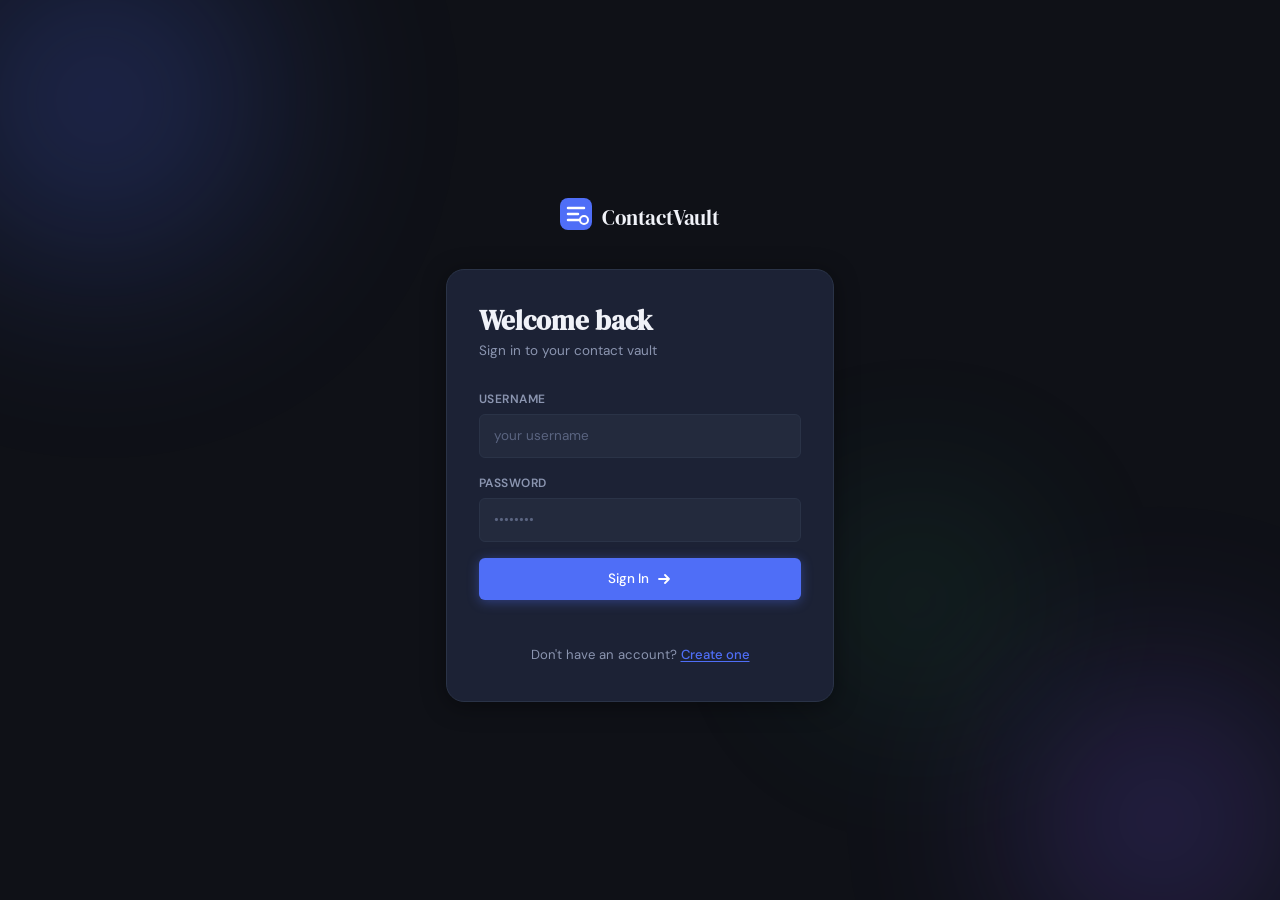
<file: html/index.html>
<!DOCTYPE html>
<html lang="en">
<head>
  <meta charset="UTF-8">
  <meta name="viewport" content="width=device-width, initial-scale=1.0">
  <title>ContactVault — Sign In</title>
  <link href="https://fonts.googleapis.com/css2?family=DM+Serif+Display&family=DM+Sans:wght@300;400;500;600&display=swap" rel="stylesheet">
  <script type="text/javascript" src="../js/md5.js"></script>
  <script type="text/javascript" src="../js/code.js"></script>
  <link href="../css/styles.css" rel="stylesheet">
</head>
<body class="auth-page">

  <div class="auth-bg">
    <div class="auth-orb auth-orb--1"></div>
    <div class="auth-orb auth-orb--2"></div>
    <div class="auth-orb auth-orb--3"></div>
  </div>

  <div class="auth-container">

    <div class="auth-brand">
      <div class="auth-logo">
        <svg width="32" height="32" viewBox="0 0 32 32" fill="none">
          <rect width="32" height="32" rx="8" fill="var(--accent)"/>
          <path d="M8 10h16M8 16h10M8 22h13" stroke="white" stroke-width="2.5" stroke-linecap="round"/>
          <circle cx="24" cy="22" r="4" fill="var(--accent)" stroke="white" stroke-width="2"/>
        </svg>
      </div>
      <span class="auth-brand-name">ContactVault</span>
    </div>

    <!-- LOGIN PANEL -->
    <div id="loginDiv" class="auth-card" style="display:block;">
      <div class="auth-card-header">
        <h1 class="auth-title">Welcome back</h1>
        <p class="auth-subtitle">Sign in to your contact vault</p>
      </div>

      <div class="field-group">
        <label class="field-label" for="loginName">Username</label>
        <input type="text" id="loginName" class="field-input" placeholder="your username" autocomplete="username">
      </div>
      <div class="field-group">
        <label class="field-label" for="loginPassword">Password</label>
        <input type="password" id="loginPassword" class="field-input" placeholder="••••••••" autocomplete="current-password">
      </div>

      <button type="button" class="btn btn--primary btn--full" onclick="doLogin()">
        Sign In
        <svg width="16" height="16" viewBox="0 0 16 16" fill="none"><path d="M3 8h10M9 4l4 4-4 4" stroke="currentColor" stroke-width="1.8" stroke-linecap="round" stroke-linejoin="round"/></svg>
      </button>

      <span id="loginResult" class="auth-msg"></span>

      <p class="auth-switch">
        Don't have an account?
        <button type="button" class="auth-link" onclick="showRegister()">Create one</button>
      </p>
    </div>

    <!-- REGISTER PANEL -->
    <div id="registerDiv" class="auth-card" style="display:none;">
      <div class="auth-card-header">
        <h1 class="auth-title">Create account</h1>
        <p class="auth-subtitle">Start managing your contacts</p>
      </div>

      <div class="field-row">
        <div class="field-group">
          <label class="field-label" for="registerFirst">First Name</label>
          <input type="text" id="registerFirst" class="field-input" placeholder="Jane">
        </div>
        <div class="field-group">
          <label class="field-label" for="registerLast">Last Name</label>
          <input type="text" id="registerLast" class="field-input" placeholder="Doe">
        </div>
      </div>
      <div class="field-group">
        <label class="field-label" for="registerLogin">Username</label>
        <input type="text" id="registerLogin" class="field-input" placeholder="janedoe" autocomplete="username">
      </div>
      <div class="field-group">
        <label class="field-label" for="registerPassword">Password</label>
        <input type="password" id="registerPassword" class="field-input" placeholder="••••••••" autocomplete="new-password">
      </div>

      <button type="button" class="btn btn--primary btn--full" onclick="doRegister()">
        Create Account
        <svg width="16" height="16" viewBox="0 0 16 16" fill="none"><path d="M3 8h10M9 4l4 4-4 4" stroke="currentColor" stroke-width="1.8" stroke-linecap="round" stroke-linejoin="round"/></svg>
      </button>

      <span id="registerResult" class="auth-msg"></span>

      <p class="auth-switch">
        Already have an account?
        <button type="button" class="auth-link" onclick="showLogin()">Sign in</button>
      </p>
    </div>

  </div>

  <script>
    function showRegister() {
      document.getElementById('loginDiv').style.display = 'none';
      document.getElementById('registerDiv').style.display = 'block';
    }
    function showLogin() {
      document.getElementById('registerDiv').style.display = 'none';
      document.getElementById('loginDiv').style.display = 'block';
    }
  </script>
</body>
</html>
</file>
<file: css/styles.css>
:root {
  --bg:          #0f1117;
  --bg-surface:  #161b27;
  --bg-card:     #1c2235;
  --bg-input:    #232a3d;
  --border:      #2a3347;
  --border-focus:#4f6ef7;
  --accent:      #4f6ef7;
  --accent-hover:#3d5ae5;
  --accent-soft: rgba(79,110,247,.12);
  --text-1:      #f0f2f8;
  --text-2:      #8b95b0;
  --text-3:      #5a6480;
  --success:     #34c98a;
  --error:       #f05c6e;
  --warn:        #f5a623;
  --radius-sm:   6px;
  --radius:      12px;
  --radius-lg:   18px;
  --shadow:      0 4px 24px rgba(0,0,0,.4);
  --shadow-sm:   0 2px 8px rgba(0,0,0,.3);
  --font-display:"DM Serif Display", serif;
  --font-body:   "DM Sans", system-ui, sans-serif;
  --sidebar-w:   240px;
}

*, *::before, *::after { box-sizing: border-box; margin: 0; padding: 0; }

html { font-size: 15px; }

body {
  font-family: var(--font-body);
  background: var(--bg);
  color: var(--text-1);
  min-height: 100vh;
  line-height: 1.5;
  -webkit-font-smoothing: antialiased;
}

.auth-page {
  display: flex;
  align-items: center;
  justify-content: center;
  position: relative;
  overflow: hidden;
}


.auth-bg { position: fixed; inset: 0; pointer-events: none; z-index: 0; }
.auth-orb {
  position: absolute;
  border-radius: 50%;
  filter: blur(90px);
  opacity: .35;
}
.auth-orb--1 {
  width: 500px; height: 500px;
  background: radial-gradient(circle, #4f6ef7 0%, transparent 70%);
  top: -150px; left: -150px;
  animation: drift 14s ease-in-out infinite alternate;
}
.auth-orb--2 {
  width: 400px; height: 400px;
  background: radial-gradient(circle, #7c5af7 0%, transparent 70%);
  bottom: -120px; right: -80px;
  animation: drift 18s ease-in-out infinite alternate-reverse;
}
.auth-orb--3 {
  width: 300px; height: 300px;
  background: radial-gradient(circle, #34c98a 0%, transparent 70%);
  top: 50%; left: 60%;
  animation: drift 22s ease-in-out infinite alternate;
  opacity: .18;
}
@keyframes drift {
  from { transform: translate(0, 0) scale(1); }
  to   { transform: translate(30px, 30px) scale(1.08); }
}

.auth-container {
  position: relative; z-index: 1;
  width: 100%; max-width: 420px;
  padding: 24px 16px;
}

/* Brand */
.auth-brand {
  display: flex;
  align-items: center;
  gap: 10px;
  margin-bottom: 32px;
  justify-content: center;
}
.auth-logo { flex-shrink: 0; }
.auth-brand-name {
  font-family: var(--font-display);
  font-size: 1.4rem;
  color: var(--text-1);
  letter-spacing: -.01em;
}


.auth-card {
  background: var(--bg-card);
  border: 1px solid var(--border);
  border-radius: var(--radius-lg);
  padding: 36px 32px;
  box-shadow: var(--shadow);
  animation: slideUp .4s ease both;
}
@keyframes slideUp {
  from { opacity: 0; transform: translateY(20px); }
  to   { opacity: 1; transform: translateY(0); }
}

.auth-card-header { margin-bottom: 28px; }
.auth-title {
  font-family: var(--font-display);
  font-size: 1.8rem;
  color: var(--text-1);
  line-height: 1.1;
  margin-bottom: 6px;
}
.auth-subtitle { color: var(--text-2); font-size: .9rem; }


.auth-switch { text-align: center; margin-top: 20px; color: var(--text-2); font-size: .875rem; }
.auth-link {
  background: none; border: none; cursor: pointer;
  color: var(--accent); font: inherit; font-weight: 500;
  padding: 0; text-decoration: underline; text-underline-offset: 2px;
  transition: color .15s;
}
.auth-link:hover { color: var(--accent-hover); }


.field-group { display: flex; flex-direction: column; gap: 6px; margin-bottom: 16px; }
.field-row { display: grid; grid-template-columns: 1fr 1fr; gap: 12px; }

.field-label {
  font-size: .8rem;
  font-weight: 600;
  color: var(--text-2);
  letter-spacing: .04em;
  text-transform: uppercase;
}

.field-input {
  background: var(--bg-input);
  border: 1px solid var(--border);
  border-radius: var(--radius-sm);
  color: var(--text-1);
  font: inherit;
  font-size: .9rem;
  padding: 11px 14px;
  width: 100%;
  transition: border-color .2s, box-shadow .2s;
  outline: none;
}
.field-input::placeholder { color: var(--text-3); }
.field-input:focus {
  border-color: var(--border-focus);
  box-shadow: 0 0 0 3px rgba(79,110,247,.2);
}


.btn {
  display: inline-flex; align-items: center; justify-content: center;
  gap: 7px;
  border: none; border-radius: var(--radius-sm);
  cursor: pointer; font: inherit; font-size: .9rem; font-weight: 500;
  padding: 11px 20px;
  transition: background .15s, transform .1s, box-shadow .15s;
  text-decoration: none;
  white-space: nowrap;
}
.btn:active { transform: scale(.97); }

.btn--primary {
  background: var(--accent);
  color: #fff;
  box-shadow: 0 2px 12px rgba(79,110,247,.4);
}
.btn--primary:hover { background: var(--accent-hover); box-shadow: 0 4px 16px rgba(79,110,247,.5); }

.btn--ghost {
  background: transparent;
  color: var(--text-2);
  border: 1px solid var(--border);
}
.btn--ghost:hover { background: var(--bg-input); color: var(--text-1); }

.btn--danger {
  background: transparent;
  color: var(--error);
  border: 1px solid transparent;
  padding: 6px 10px;
  font-size: .82rem;
}
.btn--danger:hover { background: rgba(240,92,110,.1); border-color: rgba(240,92,110,.3); }

.btn--edit {
  background: transparent;
  color: var(--accent);
  border: 1px solid transparent;
  padding: 6px 10px;
  font-size: .82rem;
}
.btn--edit:hover { background: var(--accent-soft); border-color: rgba(79,110,247,.3); }

.btn--full { width: 100%; }
.btn--sm { padding: 8px 14px; font-size: .82rem; }


.auth-msg, .dash-msg {
  display: block;
  font-size: .83rem;
  min-height: 1.2em;
  margin-top: 10px;
  border-radius: var(--radius-sm);
  padding: 0;
  transition: all .2s;
}
.auth-msg:not(:empty), .dash-msg:not(:empty) {
  padding: 8px 12px;
}


.auth-msg { color: var(--success); }
.dash-msg { color: var(--success); }


.dashboard-page {
  display: flex;
  min-height: 100vh;
}


.sidebar {
  width: var(--sidebar-w);
  min-height: 100vh;
  background: var(--bg-surface);
  border-right: 1px solid var(--border);
  display: flex;
  flex-direction: column;
  padding: 24px 0;
  flex-shrink: 0;
  position: fixed;
  top: 0; left: 0; bottom: 0;
  z-index: 10;
}

.sidebar-brand {
  display: flex; align-items: center; gap: 10px;
  padding: 0 20px 24px;
  border-bottom: 1px solid var(--border);
  margin-bottom: 16px;
}
.sidebar-brand-name {
  font-family: var(--font-display);
  font-size: 1.15rem;
  color: var(--text-1);
}

.sidebar-nav { flex: 1; padding: 0 12px; }
.sidebar-link {
  display: flex; align-items: center; gap: 10px;
  padding: 10px 12px;
  border-radius: var(--radius-sm);
  color: var(--text-2);
  text-decoration: none;
  font-size: .88rem; font-weight: 500;
  transition: background .15s, color .15s;
}
.sidebar-link:hover, .sidebar-link--active {
  background: var(--accent-soft);
  color: var(--accent);
}

.sidebar-footer {
  padding: 16px 16px 0;
  border-top: 1px solid var(--border);
}
.sidebar-user {
  display: flex; align-items: center; gap: 10px;
  padding: 12px 0 10px;
}
.user-avatar {
  width: 36px; height: 36px;
  border-radius: 50%;
  background: var(--accent);
  color: #fff;
  font-weight: 600;
  display: flex; align-items: center; justify-content: center;
  font-size: .85rem;
  flex-shrink: 0;
}
.user-info { display: flex; flex-direction: column; min-width: 0; }
.user-name {
  font-size: .875rem; font-weight: 600;
  color: var(--text-1);
  white-space: nowrap; overflow: hidden; text-overflow: ellipsis;
}
.user-role { font-size: .76rem; color: var(--text-3); }
.sidebar-logout { width: 100%; justify-content: flex-start; margin-top: 4px; }


.dashboard-main {
  flex: 1;
  margin-left: var(--sidebar-w);
  padding: 40px 48px;
  max-width: 1100px;
}

.dash-header {
  display: flex;
  align-items: flex-start;
  justify-content: space-between;
  margin-bottom: 28px;
}
.dash-title {
  font-family: var(--font-display);
  font-size: 2rem;
  color: var(--text-1);
  line-height: 1.1;
  margin-bottom: 4px;
}
.dash-subtitle { color: var(--text-2); font-size: .875rem; }


.search-bar {
  position: relative;
  margin-bottom: 20px;
}
.search-icon {
  position: absolute; left: 14px; top: 50%; transform: translateY(-50%);
  color: var(--text-3); pointer-events: none;
}
.search-input {
  width: 100%;
  background: var(--bg-card);
  border: 1px solid var(--border);
  border-radius: var(--radius);
  color: var(--text-1);
  font: inherit; font-size: .92rem;
  padding: 13px 16px 13px 44px;
  outline: none;
  transition: border-color .2s, box-shadow .2s;
}
.search-input::placeholder { color: var(--text-3); }
.search-input:focus {
  border-color: var(--border-focus);
  box-shadow: 0 0 0 3px rgba(79,110,247,.15);
}


.table-wrapper {
  background: var(--bg-card);
  border: 1px solid var(--border);
  border-radius: var(--radius-lg);
  overflow: hidden;
  box-shadow: var(--shadow-sm);
  margin-top: 8px;
}

.contacts-table {
  width: 100%;
  border-collapse: collapse;
  font-size: .88rem;
}

.contacts-table thead {
  background: var(--bg-surface);
  border-bottom: 1px solid var(--border);
}
.contacts-table th {
  text-align: left;
  padding: 13px 20px;
  font-size: .76rem;
  font-weight: 600;
  color: var(--text-3);
  letter-spacing: .05em;
  text-transform: uppercase;
  white-space: nowrap;
}
.col-actions { text-align: right; }

.contacts-table td {
  padding: 14px 20px;
  color: var(--text-1);
  border-bottom: 1px solid var(--border);
  vertical-align: middle;
}
.contacts-table tbody tr:last-child td { border-bottom: none; }
.contacts-table tbody tr {
  transition: background .12s;
}
.contacts-table tbody tr:hover { background: rgba(255,255,255,.02); }

.contact-name {
  font-weight: 600;
  display: flex; align-items: center; gap: 10px;
}
.contact-avatar {
  width: 30px; height: 30px;
  border-radius: 50%;
  background: var(--accent-soft);
  border: 1px solid rgba(79,110,247,.3);
  color: var(--accent);
  display: flex; align-items: center; justify-content: center;
  font-size: .76rem; font-weight: 700;
  flex-shrink: 0;
}
.contact-email { color: var(--text-2); }
.contact-phone { color: var(--text-2); font-variant-numeric: tabular-nums; }

.action-cell { display: flex; justify-content: flex-end; gap: 4px; }

/* Empty state */
.empty-state {
  display: flex; flex-direction: column; align-items: center;
  gap: 10px; padding: 48px 20px;
  color: var(--text-3);
  font-size: .9rem;
}
.table-empty-row td { border: none; }

/* ═══════════════════════════════════════════════════════
   MODALS
═══════════════════════════════════════════════════════ */
.modal-overlay {
  display: none;
  position: fixed; inset: 0;
  background: rgba(0,0,0,.6);
  backdrop-filter: blur(4px);
  align-items: center; justify-content: center;
  z-index: 100;
  padding: 20px;
}
.modal-overlay--open { display: flex; }

.modal-card {
  background: var(--bg-card);
  border: 1px solid var(--border);
  border-radius: var(--radius-lg);
  width: 100%; max-width: 480px;
  box-shadow: 0 24px 64px rgba(0,0,0,.6);
  animation: modalIn .25s ease both;
}
@keyframes modalIn {
  from { opacity: 0; transform: scale(.94) translateY(10px); }
  to   { opacity: 1; transform: scale(1) translateY(0); }
}

.modal-header {
  display: flex; align-items: center; justify-content: space-between;
  padding: 22px 26px 0;
}
.modal-title {
  font-family: var(--font-display);
  font-size: 1.3rem;
  color: var(--text-1);
}
.modal-close {
  background: none; border: none; cursor: pointer;
  color: var(--text-3); padding: 4px; border-radius: var(--radius-sm);
  display: flex; align-items: center; justify-content: center;
  transition: color .15s, background .15s;
}
.modal-close:hover { color: var(--text-1); background: var(--bg-input); }

.modal-body {
  padding: 20px 26px;
}
.modal-footer {
  display: flex; justify-content: flex-end; gap: 10px;
  padding: 0 26px 22px;
  border-top: 1px solid var(--border);
  padding-top: 16px;
  margin-top: 4px;
}


@media (max-width: 768px) {
  :root { --sidebar-w: 0px; }
  .sidebar { display: none; }
  .dashboard-main { padding: 24px 16px; margin-left: 0; }
  .dash-header { flex-direction: column; gap: 14px; align-items: flex-start; }
  .contacts-table th:nth-child(2),
  .contacts-table td:nth-child(2) { display: none; }
  .auth-card { padding: 28px 20px; }
  .field-row { grid-template-columns: 1fr; }
}
</file>
